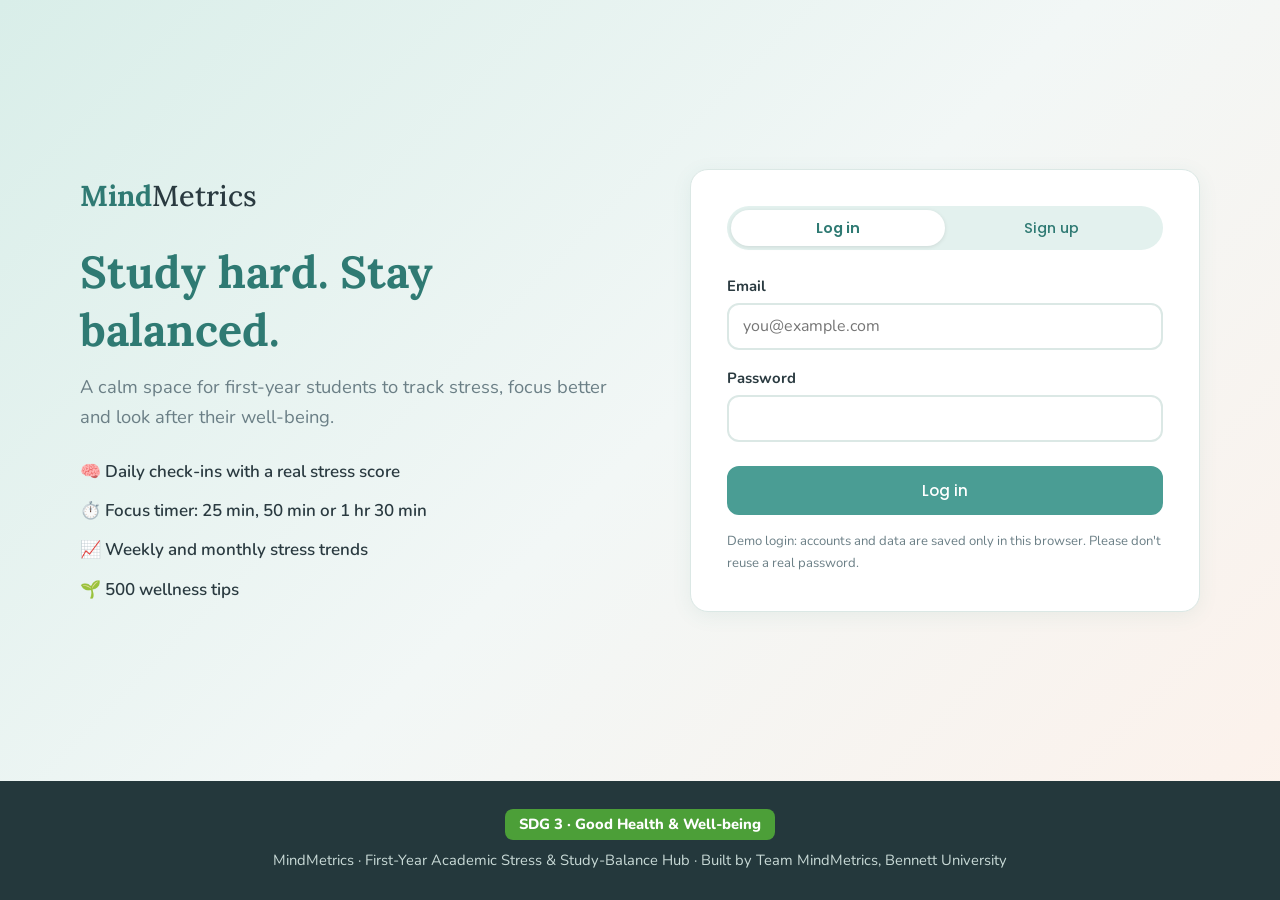
<file: index.html>
<!DOCTYPE html>
<html lang="en">
<head>
  <meta charset="UTF-8">
  <meta name="viewport" content="width=device-width, initial-scale=1.0">
  <title>MindMetrics | Dashboard</title>
  <link rel="preconnect" href="https://fonts.googleapis.com">
  <link rel="preconnect" href="https://fonts.gstatic.com" crossorigin>
  <link href="https://fonts.googleapis.com/css2?family=Lora:ital,wght@0,500;0,600;0,700;1,500&family=Nunito:wght@400;600;700;800&family=Poppins:wght@500;600&display=swap" rel="stylesheet">
  <link rel="stylesheet" href="style.css">
</head>
<body>

  <header>
    <div class="header-inner">
      <a href="index.html" class="logo">Mind<span>Metrics</span></a>
      <nav>
        <ul>
          <li><a href="index.html">Dashboard</a></li>
          <li><a href="timer.html">Timer</a></li>
          <li><a href="checkin.html">Check-In</a></li>
          <li><a href="insights.html">Insights</a></li>
        </ul>
      </nav>
      <div id="user-area" class="user-area"></div>
    </div>
  </header>

  <main>
    <h1 class="page-title"><span id="welcome-prefix">Welcome back</span>, <span id="welcome-name">friend</span> 👋</h1>
    <p class="page-subtitle">Your first-year study and stress overview.</p>

    <div class="dashboard-grid">

      <!-- Stress score: weekly / monthly tabs -->
      <section class="card span-8">
        <div class="card-head">
          <h2>Stress Score</h2>
          <div class="tabs" role="tablist">
            <button type="button" class="tab-btn active" data-tab="weekly" role="tab" aria-selected="true">Weekly</button>
            <button type="button" class="tab-btn" data-tab="monthly" role="tab" aria-selected="false">Monthly</button>
          </div>
        </div>

        <!-- Weekly panel -->
        <div id="panel-weekly">
          <div class="score-row">
            <div class="score-circle" id="w-score">--</div>
            <div>
              <p class="score-label" id="w-label">No data yet</p>
              <p class="score-hint" id="w-hint">Do a daily check-in to see your weekly stress score.</p>
            </div>
          </div>
          <div class="week-bars" id="w-bars"></div>
          <div class="stat-tiles" id="w-stats"></div>

          <h3 class="table-title">Last 5 weeks compared</h3>
          <div class="table-wrap">
            <table class="data-table">
              <thead>
                <tr>
                  <th>Week</th><th>Check-ins</th><th>Avg score</th><th>Level</th>
                  <th>Avg sleep</th><th>Avg study</th><th>Change</th>
                </tr>
              </thead>
              <tbody id="week-table-body"></tbody>
            </table>
          </div>
          <p class="table-note">Score runs from 0 (very relaxed) to 100 (very stressed). Lower is better.</p>
        </div>

        <!-- Monthly panel -->
        <div id="panel-monthly" hidden>
          <div class="score-row">
            <div class="score-circle" id="m-score">--</div>
            <div>
              <p class="score-label" id="m-label">No data yet</p>
              <p class="score-hint" id="m-hint">Do daily check-ins to see your monthly stress score.</p>
            </div>
          </div>
          <div class="week-bars" id="m-bars"></div>
          <div class="stat-tiles" id="m-stats"></div>

          <h3 class="table-title">Last 3 months compared</h3>
          <div class="table-wrap">
            <table class="data-table">
              <thead>
                <tr>
                  <th>Month</th><th>Check-ins</th><th>Avg score</th><th>Level</th>
                  <th>Avg sleep</th><th>Avg study</th><th>Change</th>
                </tr>
              </thead>
              <tbody id="month-table-body"></tbody>
            </table>
          </div>
          <p class="table-note">Score runs from 0 (very relaxed) to 100 (very stressed). Lower is better.</p>
        </div>

        <div class="chips" style="margin-top:1rem;">
          <span class="score-hint">Common triggers:</span>
          <span class="chip">Exams</span>
          <span class="chip">Deadlines</span>
          <span class="chip">Social life</span>
        </div>
      </section>

      <!-- Deadlines -->
      <section class="card span-4">
        <div class="card-head">
          <h2>Upcoming Deadlines</h2>
          <span class="chip" id="deadline-count">0 open</span>
        </div>
        <ul class="deadline-list" id="deadline-list"></ul>

        <form class="add-form" id="deadline-form">
          <input type="text" id="dl-title" placeholder="New deadline, e.g. Physics quiz" maxlength="80" aria-label="Deadline title">
          <div class="row">
            <input type="date" id="dl-date" aria-label="Due date">
            <button type="submit" class="btn">Add</button>
          </div>
        </form>
      </section>

      <!-- Mood check preview -->
      <section class="card span-4">
        <h2 style="margin-bottom:0.75rem;">Daily Check-In</h2>
        <p style="margin-bottom:1.1rem;">Answer a few quick questions about mood, sleep and workload. We turn them into your stress score.</p>
        <a href="checkin.html" class="btn">Check in now</a>
      </section>

      <!-- Tip of the day -->
      <section class="card span-8">
        <h2>Wellness Tip</h2>
        <span class="tip-theme" id="tip-theme">…</span>
        <p class="tip-text" id="tip-text">Loading tip…</p>
        <button type="button" class="btn secondary small" id="new-tip-btn">Show another tip</button>
        <p class="muted-note" id="tip-count"></p>
      </section>

      <!-- Demo tools -->
      <section class="card span-12">
        <div class="card-head" style="margin-bottom:0.5rem;">
          <h2>Demo tools</h2>
        </div>
        <p class="score-hint" style="margin-bottom:1rem;">Want to see the charts and comparison tables filled in right away (for example during your presentation)? Load sample data. You can clear it any time.</p>
        <div class="btn-row">
          <button type="button" class="btn secondary" id="demo-load-btn">Load sample data</button>
          <button type="button" class="btn danger" id="demo-clear-btn">Clear my data</button>
        </div>
      </section>

    </div>
  </main>

  <footer>
    <div class="sdg-badge">SDG 3 · Good Health &amp; Well-being</div>
    <p>MindMetrics · First-Year Academic Stress &amp; Study-Balance Hub · Built by Team MindMetrics, Bennett University</p>
  </footer>

  <script src="tips.js"></script>
  <script src="script.js"></script>
</body>
</html>
</file>
<file: style.css>
:root {
  /* Colours: soft sage-teal, warm sand, gentle peach accent */
  --primary: #4a9d94;
  --primary-dark: #2f7a73;
  --primary-light: #e3f1ee;
  --accent: #f2b8a0;
  --accent-soft: #fdf1ea;
  --bg: #f2f7f6;
  --card: #ffffff;
  --text: #2a3a40;
  --muted: #6b7f86;
  --border: #dbe8e5;

  --calm: #5aa876;
  --moderate: #e0a458;
  --overwhelmed: #d9726a;

  --radius: 18px;
  --shadow: 0 4px 20px rgba(47, 122, 115, 0.08);

  /* Fonts: Lora (headings), Nunito (body), Poppins (numbers & buttons) */
  --font-heading: "Lora", Georgia, "Times New Roman", serif;
  --font-body: "Nunito", "Segoe UI", system-ui, sans-serif;
  --font-display: "Poppins", "Segoe UI", system-ui, sans-serif;
}

/* ---------- Reset ---------- */
*, *::before, *::after { margin: 0; padding: 0; box-sizing: border-box; }
html { scroll-behavior: smooth; }
[hidden] { display: none !important; }

body {
  font-family: var(--font-body);
  font-size: 17px;
  background: linear-gradient(180deg, #e8f3f0 0%, var(--bg) 320px);
  background-attachment: fixed;
  color: var(--text);
  line-height: 1.65;
  min-height: 100vh;
  display: flex;
  flex-direction: column;
}

h1, h2, h3 { font-family: var(--font-heading); line-height: 1.3; }
a { color: var(--primary-dark); }
ul { list-style: none; }

/* ---------- Header ---------- */
header {
  background: rgba(255, 255, 255, 0.92);
  backdrop-filter: blur(8px);
  border-bottom: 1px solid var(--border);
  position: sticky;
  top: 0;
  z-index: 20;
}

.header-inner {
  max-width: 1400px;
  margin: 0 auto;
  padding: 0.75rem 2.5rem;
  display: flex;
  align-items: center;
  justify-content: space-between;
  gap: 1rem;
  flex-wrap: wrap;
}

.logo {
  font-family: var(--font-heading);
  font-size: 1.6rem;
  font-weight: 700;
  color: var(--primary-dark);
  text-decoration: none;
}
.logo span { color: var(--text); font-weight: 500; }

nav ul { display: flex; gap: 0.3rem; flex-wrap: wrap; }
nav a {
  display: block;
  padding: 0.5rem 1.1rem;
  border-radius: 999px;
  text-decoration: none;
  color: var(--muted);
  font-weight: 700;
  font-size: 0.97rem;
  transition: background 0.2s, color 0.2s;
}
nav a:hover { background: var(--primary-light); color: var(--primary-dark); }
nav a.active { background: var(--primary); color: #fff; }

.user-area { display: flex; align-items: center; gap: 0.7rem; }
.user-name { font-weight: 700; color: var(--text); }
.avatar {
  width: 40px; height: 40px;
  border-radius: 50%;
  background: var(--primary-light);
  color: var(--primary-dark);
  display: grid; place-items: center;
  font-family: var(--font-display);
  font-weight: 600; font-size: 0.9rem;
  border: 2px solid var(--primary);
}

/* ---------- Layout ---------- */
main {
  flex: 1;
  width: 100%;
  max-width: 1400px;
  margin: 0 auto;
  padding: 2.25rem 2.5rem 3.5rem;
}
.page-title { font-size: 2.1rem; margin-bottom: 0.2rem; }
.page-subtitle { color: var(--muted); margin-bottom: 2rem; font-size: 1.05rem; }

.dashboard-grid {
  display: grid;
  grid-template-columns: repeat(12, 1fr);
  gap: 1.5rem;
}
.span-4 { grid-column: span 4; }
.span-8 { grid-column: span 8; }
.span-12 { grid-column: span 12; }

.card {
  background: var(--card);
  border: 1px solid var(--border);
  border-radius: var(--radius);
  padding: 1.75rem;
  box-shadow: var(--shadow);
}
.card h2 { font-size: 1.25rem; color: var(--primary-dark); }
.card-head {
  display: flex; align-items: center; justify-content: space-between;
  gap: 1rem; flex-wrap: wrap; margin-bottom: 1.25rem;
}
.card-head h2 { margin: 0; }

/* ---------- Tabs ---------- */
.tabs {
  display: inline-flex;
  background: var(--primary-light);
  padding: 4px;
  border-radius: 999px;
}
.tab-btn {
  border: none; background: transparent;
  font-family: var(--font-display);
  font-size: 0.9rem; font-weight: 500;
  color: var(--primary-dark);
  padding: 0.45rem 1.2rem;
  border-radius: 999px;
  cursor: pointer;
  transition: background 0.2s;
}
.tab-btn.active { background: #fff; box-shadow: 0 1px 4px rgba(0, 0, 0, 0.1); font-weight: 600; }

/* ---------- Stress score ---------- */
.score-row { display: flex; align-items: center; gap: 1.5rem; margin-bottom: 1.25rem; }
.score-circle {
  width: 110px; height: 110px;
  border-radius: 50%;
  display: grid; place-items: center;
  font-family: var(--font-display);
  font-size: 2.2rem; font-weight: 600;
  border: 7px solid var(--primary);
  flex-shrink: 0;
}
.score-circle.low { border-color: var(--calm); }
.score-circle.mid { border-color: var(--moderate); }
.score-circle.high { border-color: var(--overwhelmed); }
.score-circle.small { width: 88px; height: 88px; font-size: 1.7rem; border-width: 6px; }
.score-label { font-family: var(--font-heading); font-size: 1.25rem; font-weight: 600; }
.score-hint { color: var(--muted); }

.week-bars {
  display: flex; align-items: flex-end; gap: 0.5rem;
  height: 120px; margin: 0.5rem 0 1.5rem;
  padding: 0 0.25rem;
  border-bottom: 1px solid var(--border);
}
.bar-col { flex: 1; text-align: center; font-size: 0.72rem; color: var(--muted); min-width: 0; }
.bar {
  width: 100%; max-width: 38px; margin: 0 auto 4px;
  border-radius: 6px 6px 0 0;
  background: var(--border);
  min-height: 6px;
}
.bar.calm { background: var(--calm); }
.bar.moderate { background: var(--moderate); }
.bar.overwhelmed { background: var(--overwhelmed); }
.month-bars .bar { max-width: 16px; }

.stat-tiles {
  display: grid; grid-template-columns: repeat(4, 1fr);
  gap: 0.9rem; margin-bottom: 1.5rem;
}
.tile {
  background: var(--primary-light);
  border-radius: 14px;
  padding: 0.85rem 1rem;
}
.tile .tile-val { font-family: var(--font-display); font-size: 1.5rem; font-weight: 600; color: var(--primary-dark); line-height: 1.2; }
.tile .tile-label { font-size: 0.82rem; color: var(--muted); font-weight: 600; }

.table-title { font-size: 1.05rem; margin-bottom: 0.6rem; }
.table-wrap { overflow-x: auto; margin-bottom: 1.25rem; }
.data-table { width: 100%; border-collapse: collapse; font-size: 0.95rem; }
.data-table th {
  text-align: left; font-size: 0.75rem; text-transform: uppercase;
  letter-spacing: 0.04em; color: var(--muted);
  padding: 0.6rem 0.75rem; border-bottom: 2px solid var(--border);
  white-space: nowrap;
}
.data-table td { padding: 0.7rem 0.75rem; border-bottom: 1px solid var(--border); white-space: nowrap; }
.data-table tr:last-child td { border-bottom: none; }
.data-table tr.current-row td { background: var(--primary-light); font-weight: 700; }
.data-table .num { font-family: var(--font-display); }
.change.good { color: var(--calm); font-weight: 700; }
.change.bad { color: var(--overwhelmed); font-weight: 700; }
.change.flat { color: var(--muted); }
.table-note { color: var(--muted); font-size: 0.85rem; }

.pill {
  display: inline-block; padding: 0.15rem 0.75rem; border-radius: 999px;
  font-size: 0.8rem; font-weight: 700; color: #fff;
}
.pill.calm { background: var(--calm); }
.pill.moderate { background: var(--moderate); }
.pill.overwhelmed { background: var(--overwhelmed); }

.chips { display: flex; flex-wrap: wrap; gap: 0.45rem; align-items: center; }
.chip {
  background: var(--accent-soft); color: #9a5a3c;
  font-size: 0.82rem; font-weight: 700;
  padding: 0.25rem 0.8rem; border-radius: 999px;
}

/* ---------- Deadlines ---------- */
.deadline-list li {
  display: flex; align-items: center; gap: 0.7rem;
  padding: 0.65rem 0; border-bottom: 1px solid var(--border);
}
.deadline-list li:last-child { border-bottom: none; }
.deadline-list input[type="checkbox"] { accent-color: var(--primary); width: 19px; height: 19px; flex-shrink: 0; }
.deadline-list label { flex: 1; cursor: pointer; }
.deadline-list .due { font-size: 0.8rem; color: var(--muted); white-space: nowrap; }
.deadline-list .due.overdue { color: var(--overwhelmed); font-weight: 700; }
.deadline-list li.done label { text-decoration: line-through; color: var(--muted); }
.icon-btn {
  border: none; background: transparent; color: var(--muted);
  font-size: 1rem; cursor: pointer; padding: 0.25rem 0.5rem; border-radius: 8px;
}
.icon-btn:hover { background: #fbe6e3; color: var(--overwhelmed); }

.add-form { display: flex; flex-direction: column; gap: 0.6rem; margin-top: 1.1rem; padding-top: 1.1rem; border-top: 2px dashed var(--border); }
.add-form .row { display: flex; gap: 0.6rem; }

/* ---------- Forms & inputs ---------- */
input[type="text"], input[type="email"], input[type="password"], input[type="date"], input[type="number"] {
  font-family: var(--font-body); font-size: 1rem; color: var(--text);
  padding: 0.65rem 0.9rem;
  border: 2px solid var(--border); border-radius: 12px;
  background: #fff; width: 100%;
  transition: border-color 0.2s;
}
input:focus { outline: none; border-color: var(--primary); }
label.field { display: block; font-weight: 700; margin-bottom: 0.3rem; font-size: 0.93rem; }
.field-group { margin-bottom: 1rem; }

/* ---------- Buttons ---------- */
.btn {
  display: inline-block;
  background: var(--primary); color: #fff;
  border: 2px solid var(--primary);
  padding: 0.7rem 1.5rem; border-radius: 12px;
  font-family: var(--font-display); font-size: 0.95rem; font-weight: 500;
  cursor: pointer; text-decoration: none;
  transition: background 0.2s, transform 0.1s;
}
.btn:hover { background: var(--primary-dark); border-color: var(--primary-dark); }
.btn:active { transform: scale(0.97); }
.btn.secondary { background: #fff; color: var(--primary-dark); }
.btn.secondary:hover { background: var(--primary-light); }
.btn.small { padding: 0.4rem 0.95rem; font-size: 0.85rem; }
.btn.danger { background: #fff; color: var(--overwhelmed); border-color: var(--overwhelmed); }
.btn.danger:hover { background: #fbe6e3; }
.btn-row { display: flex; gap: 0.7rem; flex-wrap: wrap; }

/* ---------- Tip card ---------- */
.tip-theme {
  display: inline-block; background: var(--primary-light); color: var(--primary-dark);
  font-size: 0.8rem; font-weight: 800; letter-spacing: 0.03em; text-transform: uppercase;
  padding: 0.25rem 0.8rem; border-radius: 999px; margin: 0.75rem 0 0.5rem;
}
.tip-text { font-family: var(--font-heading); font-size: 1.4rem; font-style: italic; line-height: 1.5; margin-bottom: 1rem; }
.muted-note { color: var(--muted); font-size: 0.85rem; margin-top: 0.75rem; }

/* ---------- Timer page ---------- */
.timer-layout { display: grid; grid-template-columns: 1.7fr 1fr; gap: 1.5rem; align-items: start; }
.timer-container { text-align: center; padding: 2.5rem 2rem; }

.preset-row { display: flex; gap: 0.6rem; justify-content: center; flex-wrap: wrap; margin-bottom: 0.9rem; }
.preset-btn {
  font-family: var(--font-display); font-size: 0.92rem; font-weight: 500;
  padding: 0.5rem 1.2rem; border-radius: 999px;
  border: 2px solid var(--border); background: #fff; color: var(--text); cursor: pointer;
  transition: all 0.2s;
}
.preset-btn:hover { border-color: var(--primary); }
.preset-btn.active { background: var(--primary); border-color: var(--primary); color: #fff; }

.custom-row { display: flex; gap: 0.5rem; justify-content: center; align-items: center; margin-bottom: 1.75rem; color: var(--muted); font-weight: 600; }
.custom-row input { width: 90px; text-align: center; }

.mode-label {
  display: inline-block; background: var(--primary-light); color: var(--primary-dark);
  font-weight: 800; padding: 0.35rem 1.1rem; border-radius: 999px; margin-bottom: 0.75rem;
}
.mode-label.break { background: var(--accent-soft); color: #9a5a3c; }

#clock-display {
  font-family: var(--font-display);
  font-size: 7rem; font-weight: 600;
  font-variant-numeric: tabular-nums;
  color: var(--primary-dark); line-height: 1.1; margin-bottom: 1.25rem;
}
.progress-track { height: 10px; background: var(--border); border-radius: 999px; overflow: hidden; max-width: 520px; margin: 0 auto 1.75rem; }
.progress-fill { height: 100%; width: 0; background: var(--primary); border-radius: 999px; transition: width 1s linear; }
.controls { display: flex; flex-wrap: wrap; gap: 0.7rem; justify-content: center; }
.session-count { margin-top: 1.5rem; color: var(--muted); font-weight: 600; }
.timer-msg { margin-top: 0.75rem; color: var(--primary-dark); font-weight: 700; min-height: 1.5rem; }

.twist-box { background: var(--primary-light); border-color: #bfe0da; }
.twist-box ul { list-style: disc; padding-left: 1.2rem; margin-top: 0.75rem; }
.twist-box li { margin-bottom: 0.5rem; }

/* ---------- Check-in page ---------- */
.checkin-layout { display: grid; grid-template-columns: 1.2fr 1fr; gap: 1.5rem; align-items: start; }
.section-label { font-weight: 800; margin-bottom: 0.6rem; font-size: 0.95rem; }

.mood-options { display: grid; grid-template-columns: repeat(3, 1fr); gap: 0.9rem; margin-bottom: 1.75rem; }
.mood-btn {
  background: #fff; border: 2px solid var(--border); border-radius: 16px;
  padding: 1rem 0.5rem; font-family: var(--font-body); font-size: 1rem; font-weight: 800;
  cursor: pointer; color: var(--text);
  transition: border-color 0.2s, transform 0.1s, background 0.2s;
}
.mood-btn .emoji { display: block; font-size: 2.1rem; }
.mood-btn:hover { border-color: var(--primary); transform: translateY(-2px); }
.mood-btn.selected { border-color: var(--primary); background: var(--primary-light); }

.slider-row { margin-bottom: 1.2rem; }
.slider-row .slider-top { display: flex; justify-content: space-between; align-items: baseline; }
.slider-row label { font-weight: 700; font-size: 0.95rem; }
.slider-row .slider-help { display: block; color: var(--muted); font-size: 0.8rem; margin-bottom: 0.2rem; }
.slider-val { font-family: var(--font-display); font-weight: 600; color: var(--primary-dark); }
.slider-row input[type="range"] {
  -webkit-appearance: none; appearance: none;
  width: 100%; height: 8px; border-radius: 999px;
  background: var(--border); outline: none; cursor: pointer;
}
.slider-row input[type="range"]::-webkit-slider-thumb {
  -webkit-appearance: none; appearance: none;
  width: 22px; height: 22px; border-radius: 50%;
  background: var(--primary); border: 3px solid #fff;
  box-shadow: 0 1px 5px rgba(0, 0, 0, 0.25); cursor: pointer;
}
.slider-row input[type="range"]::-moz-range-thumb {
  width: 18px; height: 18px; border-radius: 50%;
  background: var(--primary); border: 3px solid #fff;
  box-shadow: 0 1px 5px rgba(0, 0, 0, 0.25); cursor: pointer;
}

.form-error { color: var(--overwhelmed); font-weight: 700; margin: 0.75rem 0; }

.result-head { display: flex; align-items: center; gap: 1.25rem; margin-bottom: 1rem; }
.break-row { display: grid; grid-template-columns: 120px 1fr 44px; gap: 0.6rem; align-items: center; margin-bottom: 0.45rem; font-size: 0.9rem; }
.break-track { height: 8px; background: var(--border); border-radius: 999px; overflow: hidden; }
.break-fill { height: 100%; background: var(--primary); border-radius: 999px; }
.break-fill.bonus { background: var(--calm); }
.break-pts { font-family: var(--font-display); text-align: right; font-weight: 500; }

#dynamic-advice-box {
  display: none; margin-top: 1.25rem; padding: 1.1rem 1.3rem;
  border-left: 5px solid var(--primary); background: var(--primary-light);
  border-radius: 0 14px 14px 0;
}
#dynamic-advice-box.show { display: block; }
#dynamic-advice-box h3 { color: var(--primary-dark); margin-bottom: 0.3rem; }
#dynamic-advice-box ul { list-style: disc; padding-left: 1.2rem; margin-top: 0.4rem; }
#dynamic-advice-box li { margin-bottom: 0.3rem; }

.history-list li {
  display: flex; justify-content: space-between; align-items: center; gap: 0.5rem;
  padding: 0.6rem 0; border-bottom: 1px solid var(--border); font-size: 0.95rem;
}
.history-list li:last-child { border-bottom: none; }
.empty-note { color: var(--muted); }
.stack { display: flex; flex-direction: column; gap: 1.5rem; }

/* ---------- Insights page ---------- */
.reading-grid { display: grid; grid-template-columns: 1fr 1fr; gap: 1.5rem; align-items: start; }
.reading-section {
  background: var(--card); border: 1px solid var(--border);
  border-radius: var(--radius); padding: 2.25rem; box-shadow: var(--shadow);
}
.reading-section h2 { color: var(--primary-dark); font-size: 1.5rem; margin-bottom: 0.2rem; }
.reading-section .author { color: var(--muted); font-size: 0.92rem; margin-bottom: 1.1rem; }
.reading-section p { margin-bottom: 1rem; }
.reading-section blockquote {
  font-family: var(--font-heading); font-style: italic; font-size: 1.15rem;
  border-left: 4px solid var(--accent); background: var(--accent-soft);
  padding: 0.9rem 1.3rem; margin: 1.1rem 0; border-radius: 0 12px 12px 0;
}
.reading-section h3 { margin: 1.3rem 0 0.5rem; font-size: 1.1rem; }
.reading-section ul { list-style: disc; padding-left: 1.3rem; margin-bottom: 1rem; }
.reading-section li { margin-bottom: 0.45rem; }

/* ---------- Login page ---------- */
.auth-body { background: linear-gradient(135deg, #d9eee9 0%, #f2f7f6 50%, #fdf1ea 100%); background-attachment: fixed; }
.auth-wrap {
  flex: 1; display: grid; grid-template-columns: 1.1fr 1fr; gap: 3rem;
  align-items: center; max-width: 1200px; margin: 0 auto; padding: 3rem 2.5rem; width: 100%;
}
.auth-intro h1 { font-size: 2.8rem; margin-bottom: 0.75rem; color: var(--primary-dark); }
.auth-intro p { font-size: 1.15rem; color: var(--muted); margin-bottom: 1.25rem; }
.auth-intro ul { list-style: none; }
.auth-intro li { padding: 0.35rem 0; font-weight: 600; }
.auth-card { padding: 2.25rem; }
.auth-card .tabs { display: flex; margin-bottom: 1.5rem; }
.auth-card .tab-btn { flex: 1; }
.auth-card .btn { width: 100%; margin-top: 0.5rem; }
.auth-note { color: var(--muted); font-size: 0.82rem; margin-top: 1rem; }

/* ---------- Footer ---------- */
footer { background: #24383c; color: #c9dad7; text-align: center; padding: 1.75rem 1rem; font-size: 0.92rem; }
.sdg-badge {
  display: inline-block; background: #4c9f38; color: #fff; font-weight: 800;
  padding: 0.2rem 0.9rem; border-radius: 8px; margin-bottom: 0.5rem;
}

/* ---------- Responsive ---------- */
@media (max-width: 1100px) {
  .span-4, .span-8 { grid-column: span 12; }
  .timer-layout, .checkin-layout, .reading-grid { grid-template-columns: 1fr; }
  .auth-wrap { grid-template-columns: 1fr; gap: 1.5rem; }
}

@media (max-width: 768px) {
  body { font-size: 16px; }
  main { padding: 1.5rem 1rem 2.5rem; }
  .header-inner { padding: 0.75rem 1rem; justify-content: center; }
  .stat-tiles { grid-template-columns: repeat(2, 1fr); }
  .mood-options { grid-template-columns: 1fr; }
  #clock-display { font-size: 4.5rem; }
  .user-name { display: none; }
  .score-row { flex-direction: column; align-items: flex-start; }
  .reading-section { padding: 1.4rem; }
  .auth-intro h1 { font-size: 2.1rem; }
  .break-row { grid-template-columns: 95px 1fr 40px; }
}
</file>
